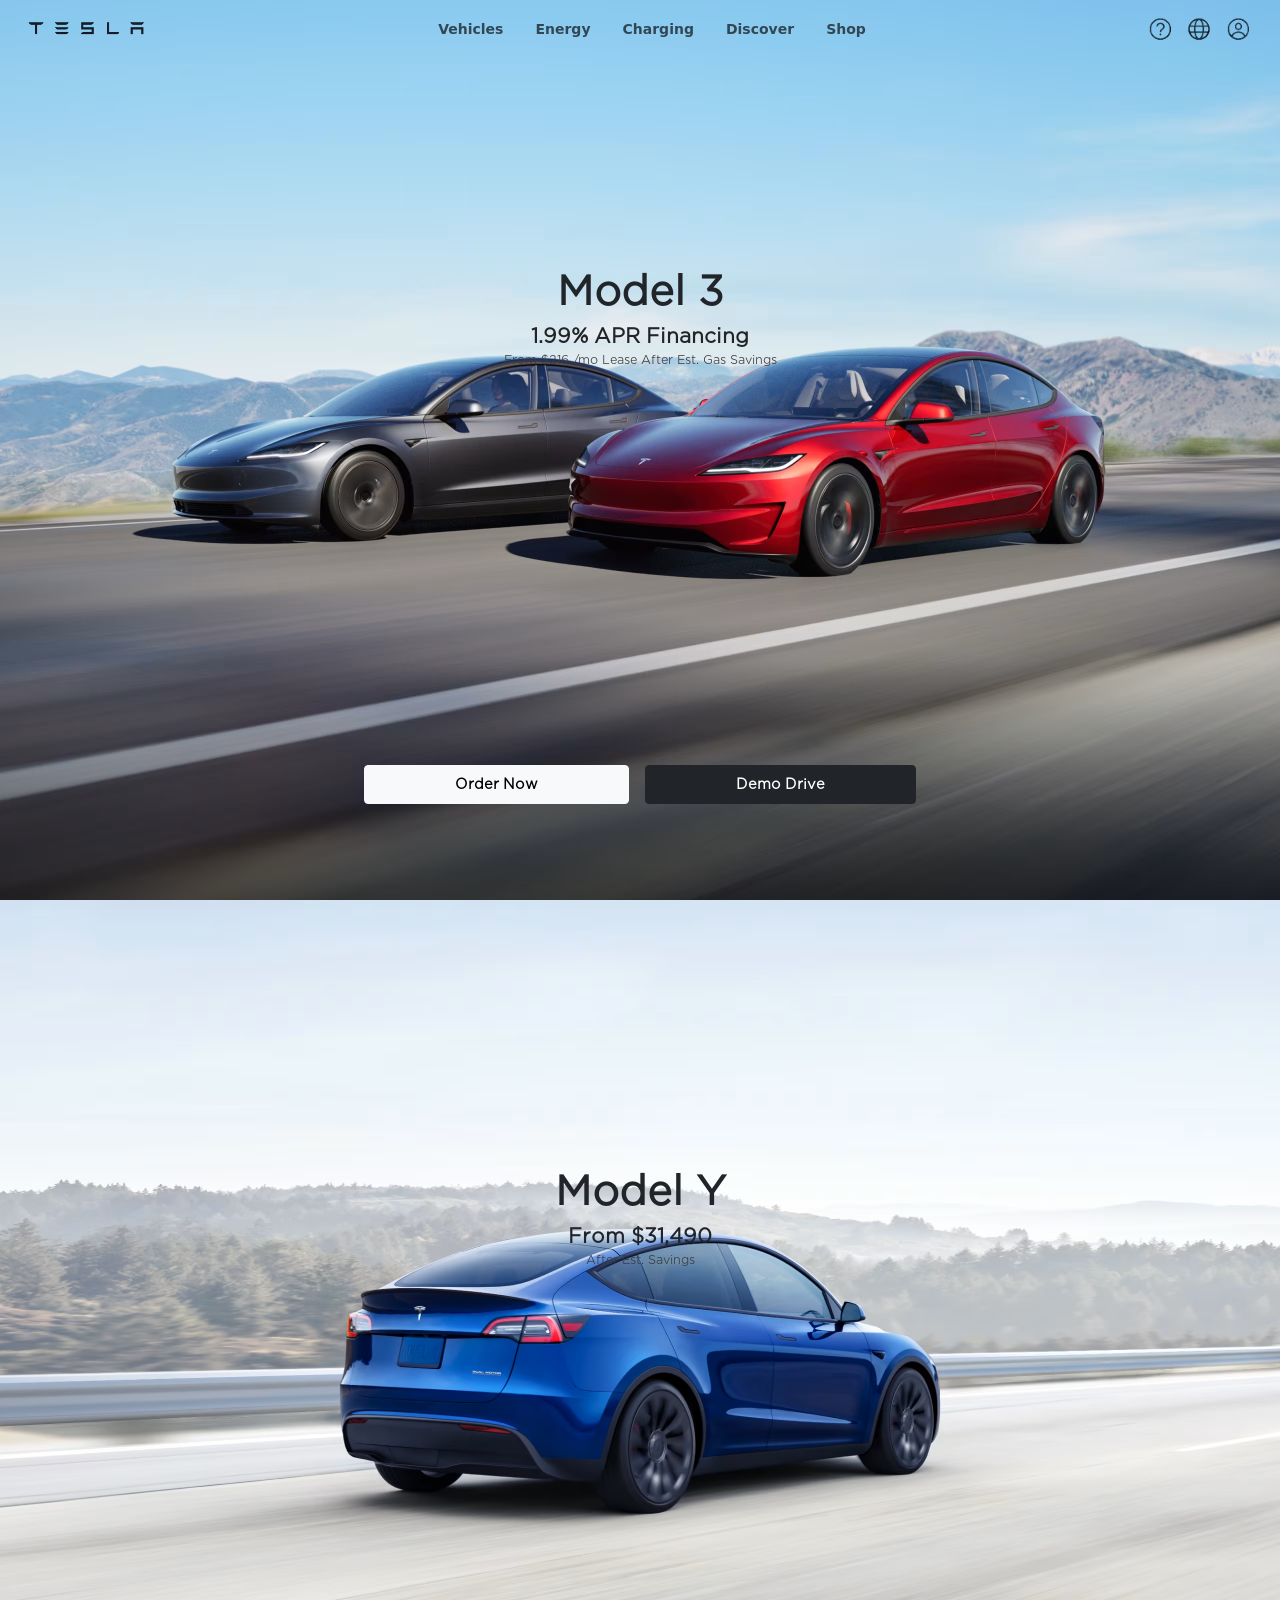
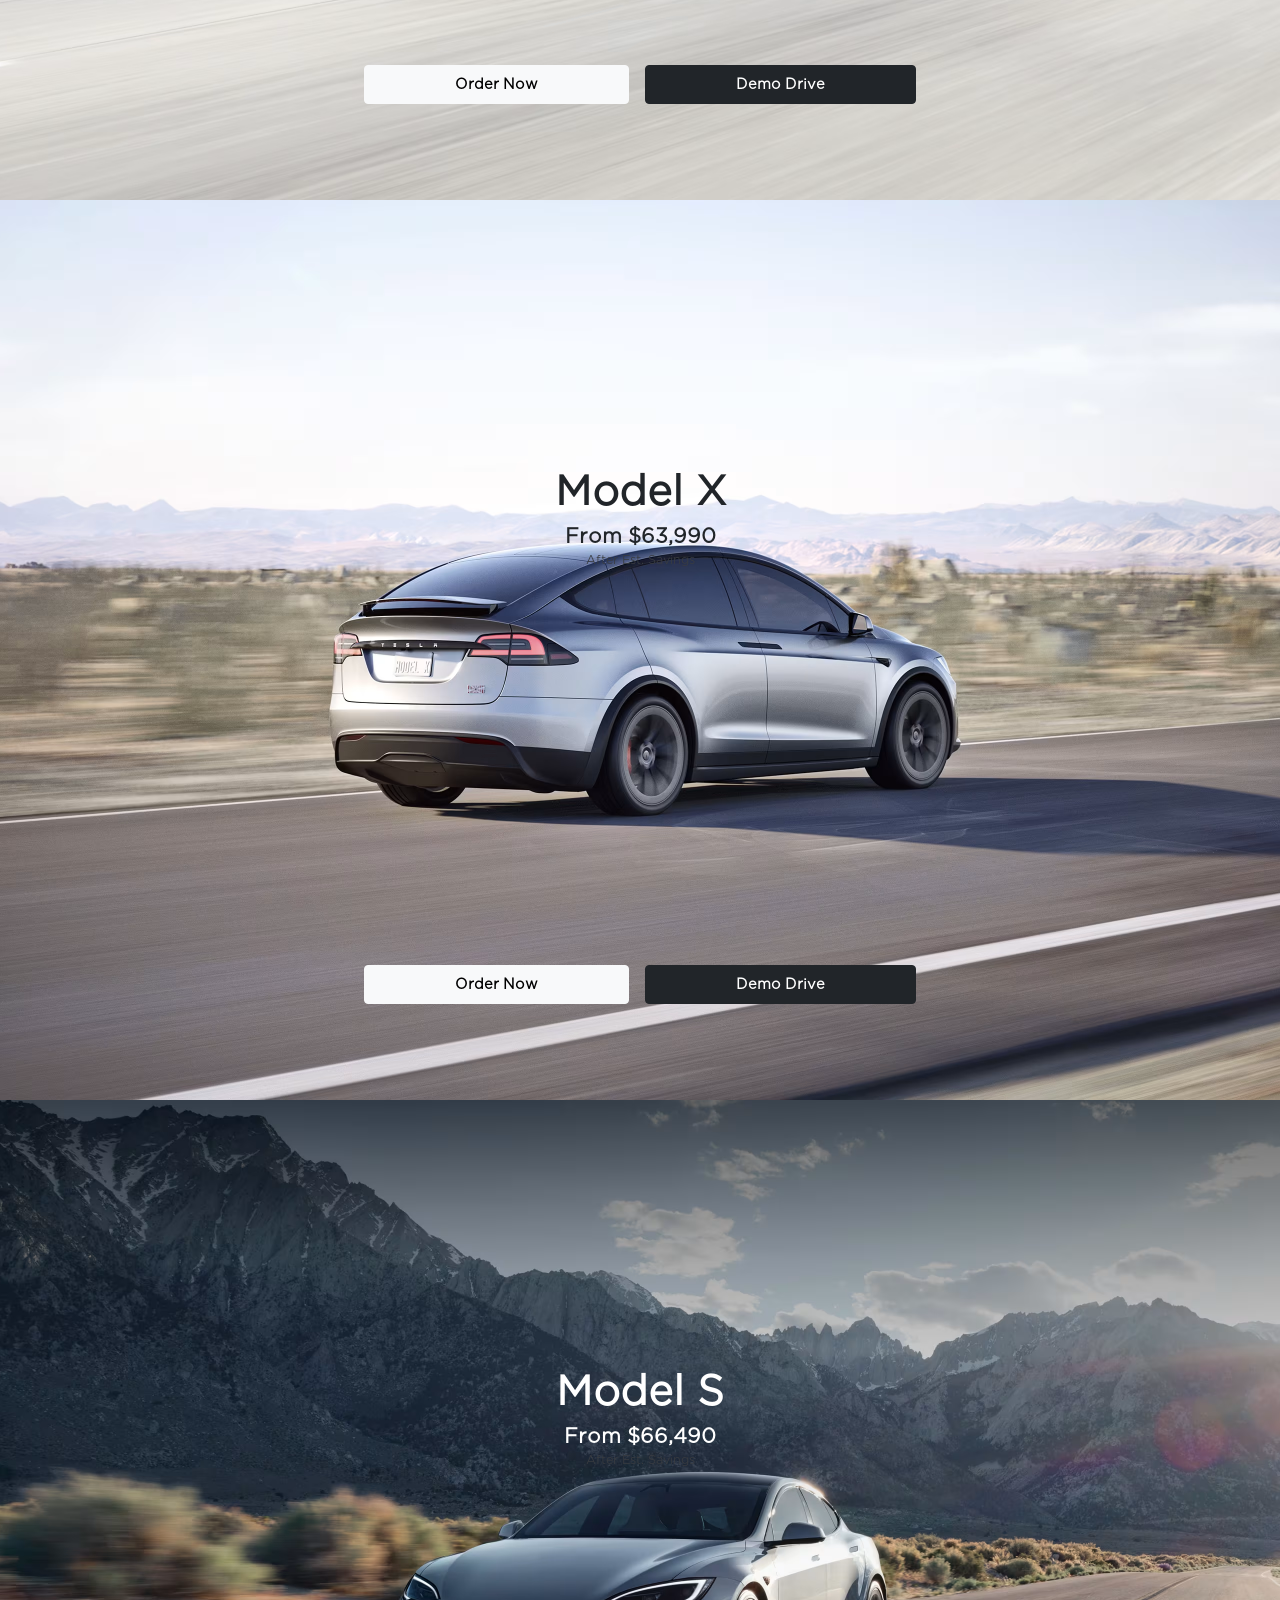
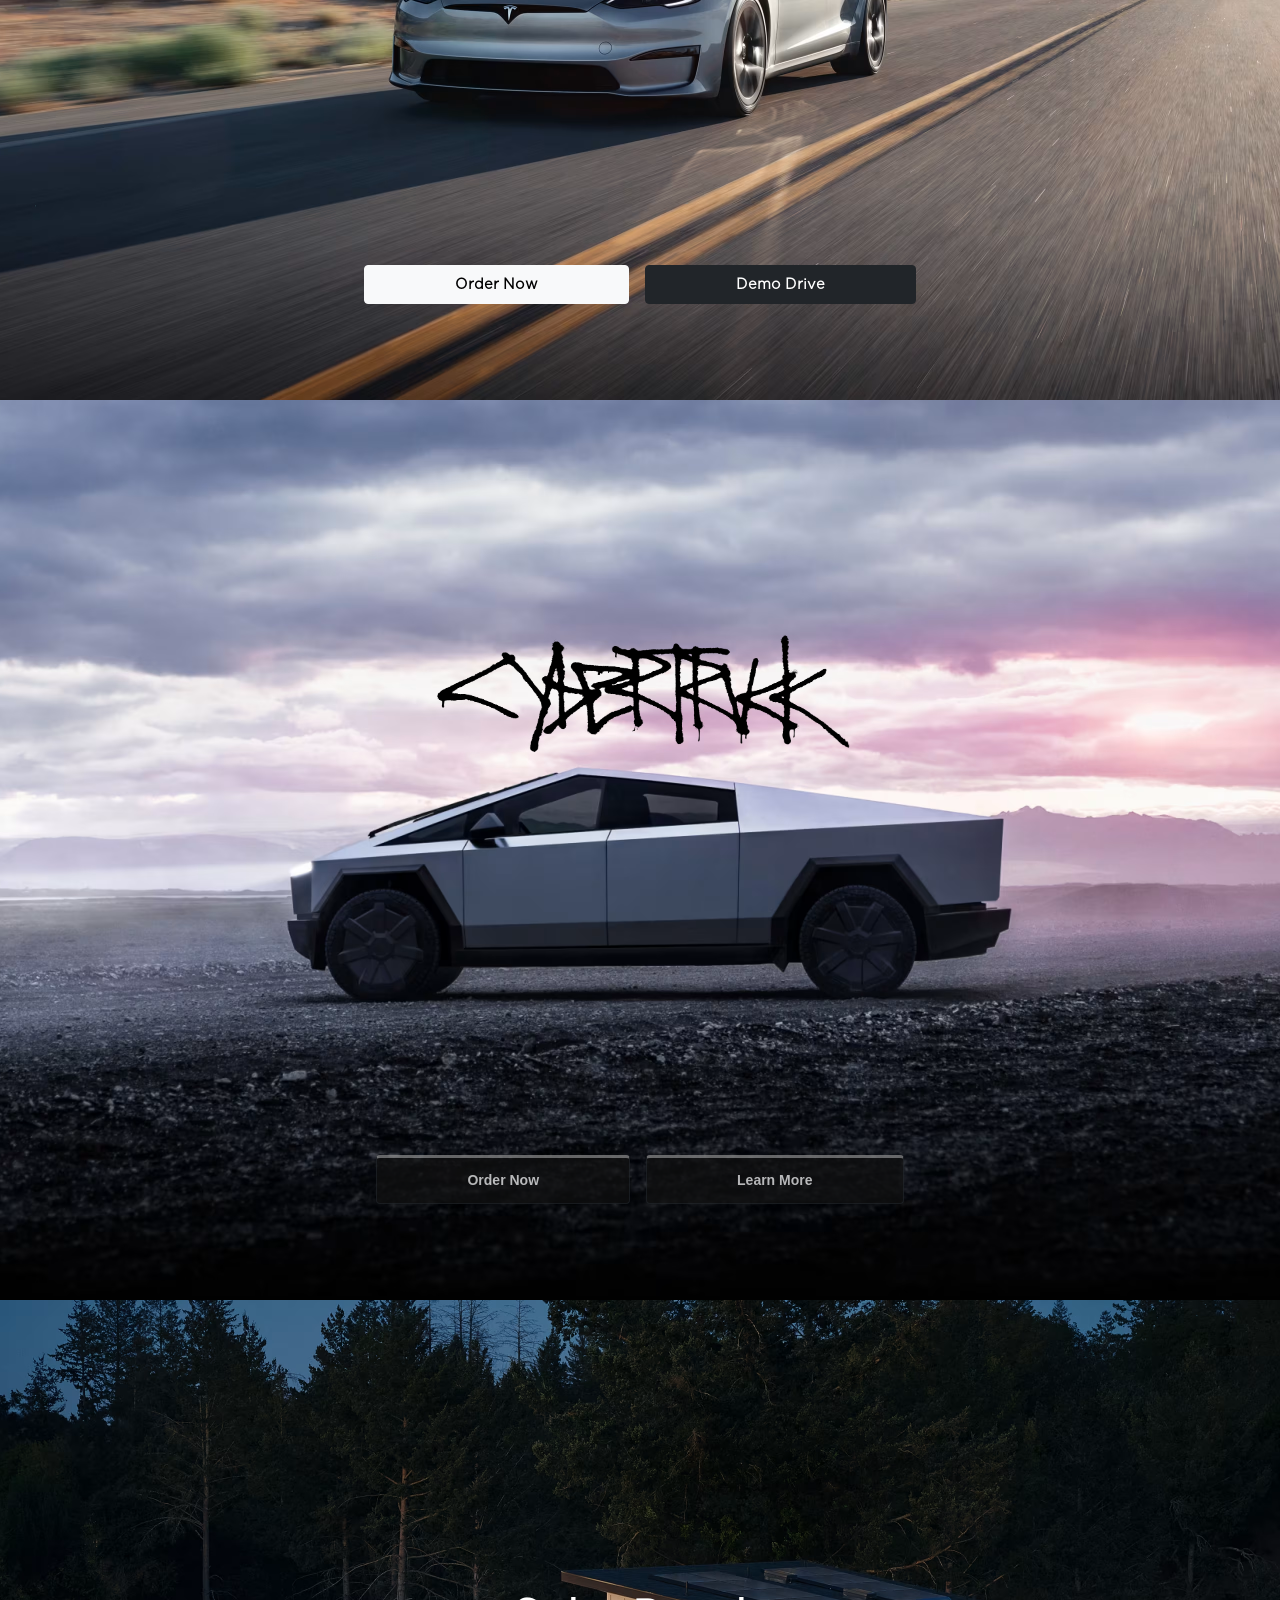
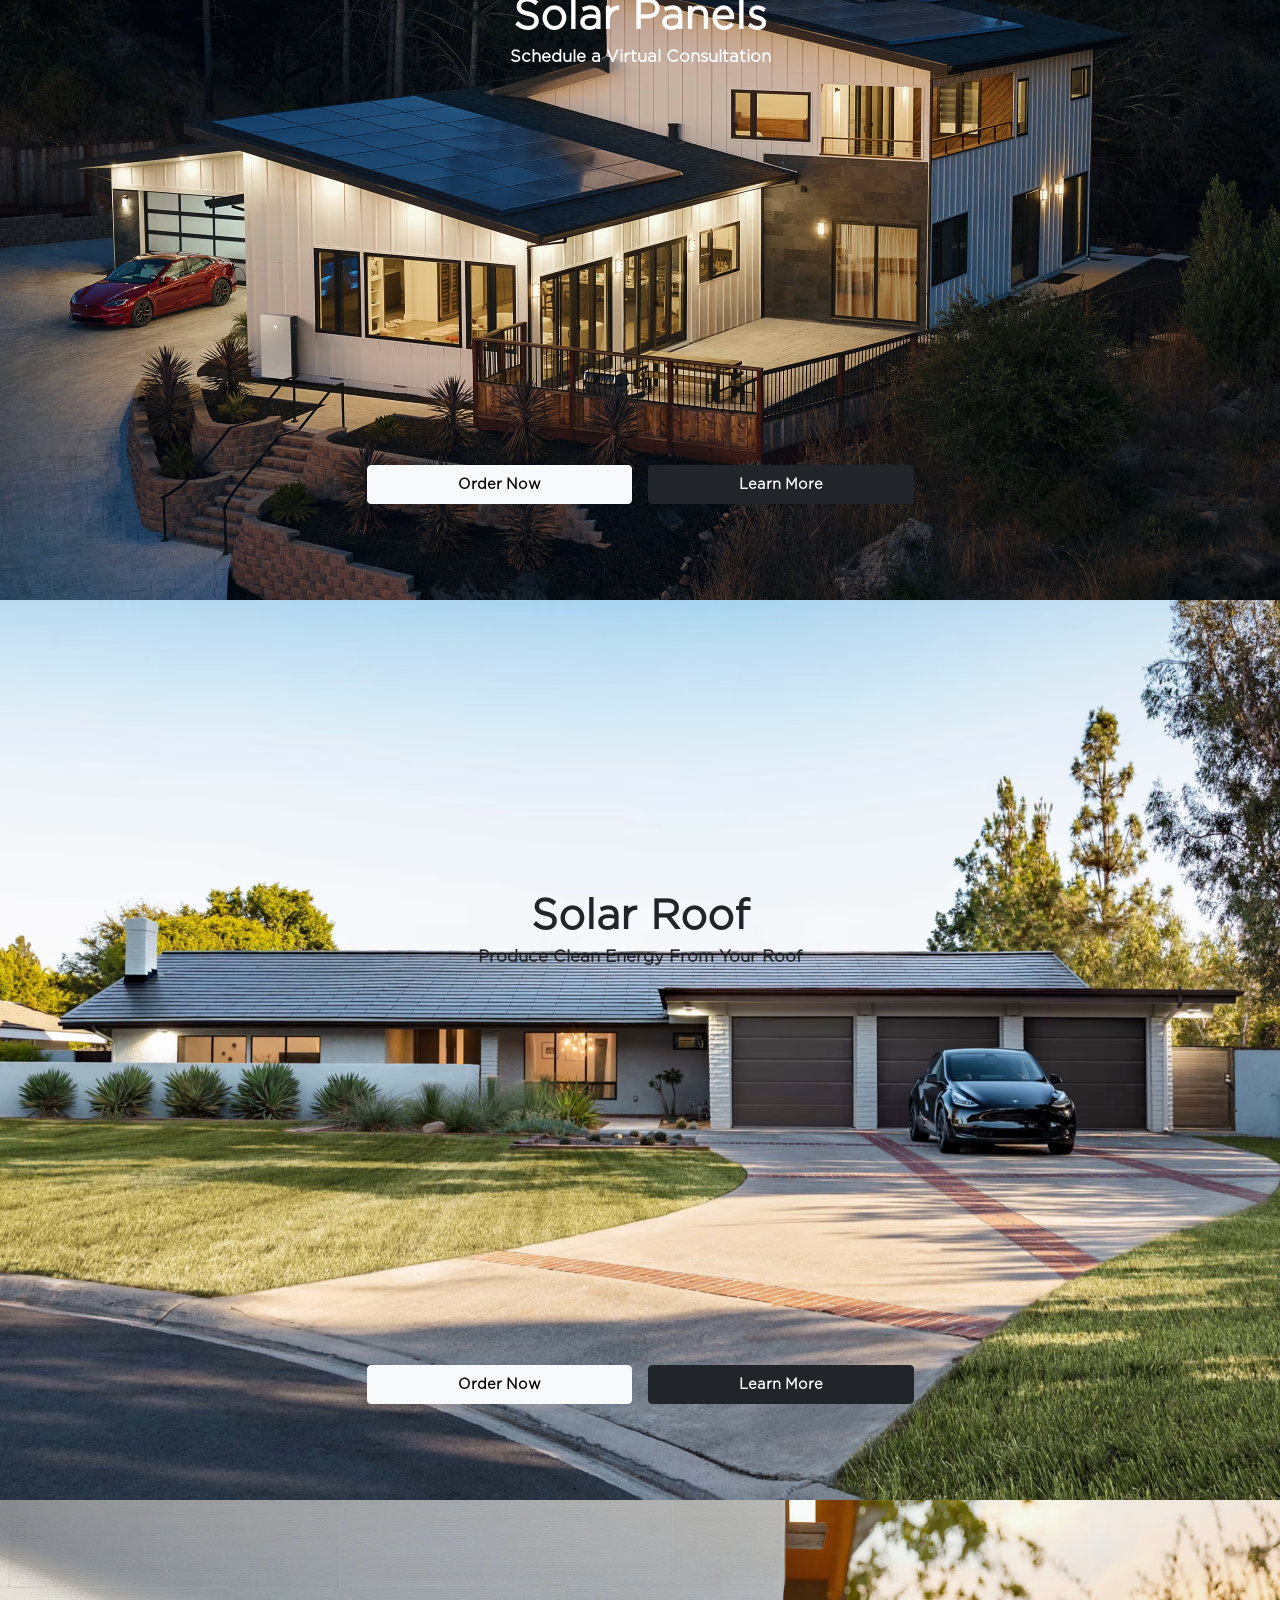
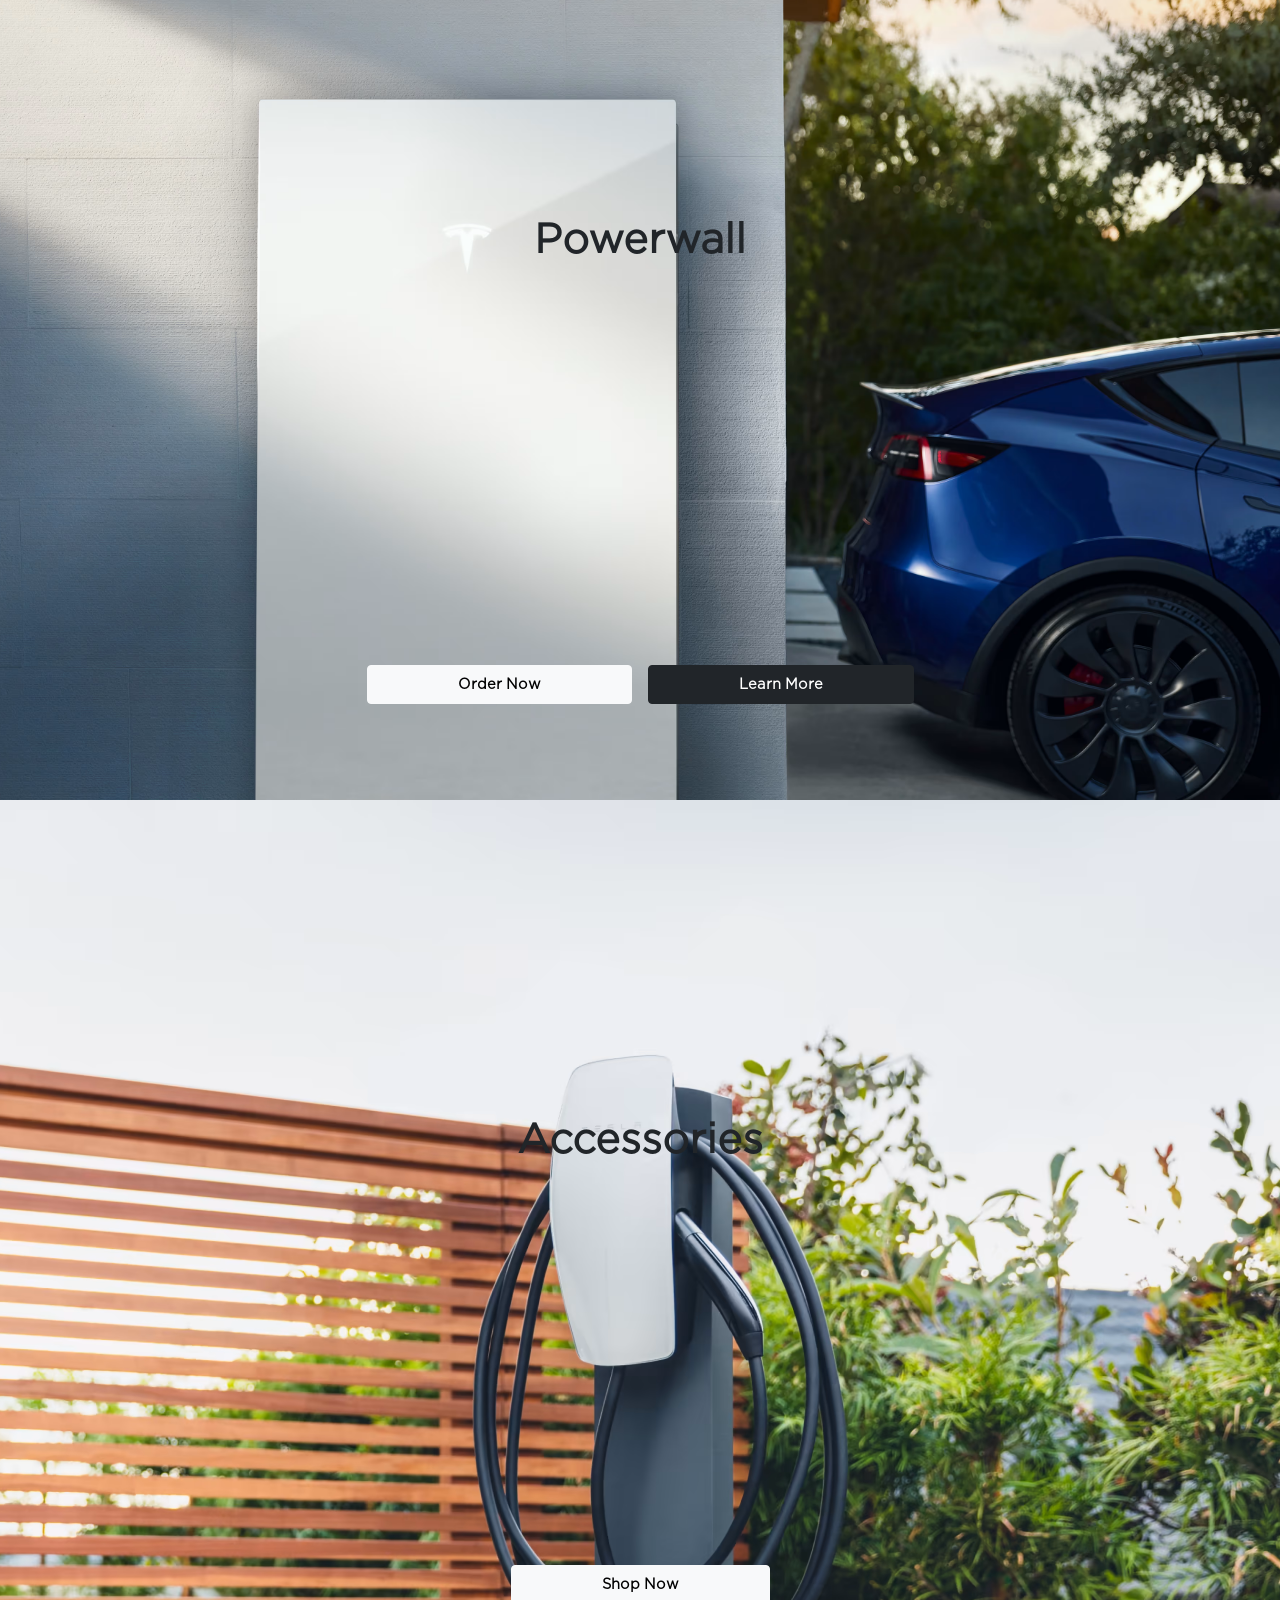
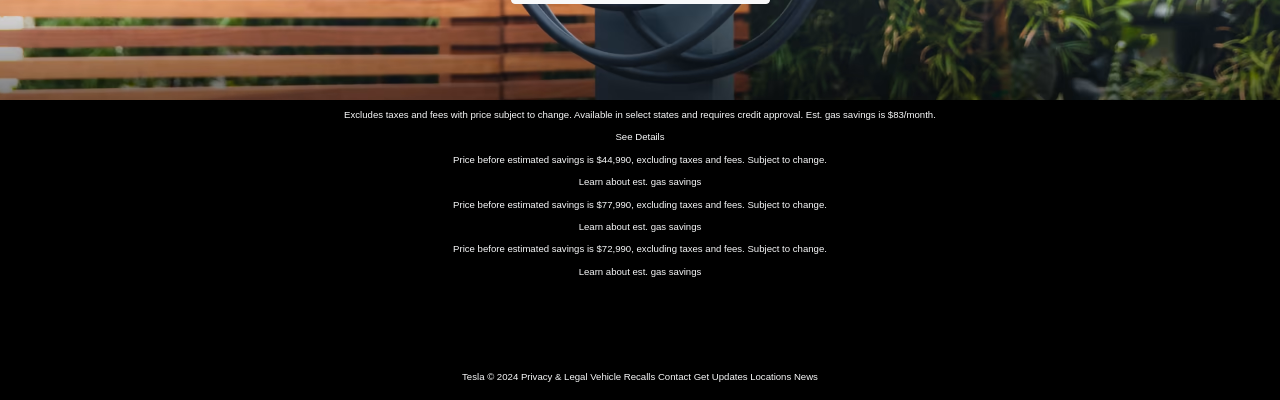
<file: index.html>
<!DOCTYPE html>
<html lang="en">
  <head>
    <meta charset="UTF-8" />
    <meta name="viewport" content="width=device-width, initial-scale=1.0" />
    <title>Electric Cars, Solar & Clean Energy | Tesla</title>
    <link
      rel="stylesheet"
      href="dist/css/bootstrap.css"
    />
    <link rel="stylesheet" href="style.css" />
    <link
      rel="shortcut icon"
      href="images/icons8-tesla-48.png"
      type="image/x-icon"
    />
  </head>
  <style></style>
  <body>
    <div class="container-fluid position-relative p-0">
      <nav
        class="navbar navbar-expand-lg bg-transparent position-absolute fw-bold"
        style="top: -5px; left: 0; right: 0"
      >
        <a class="navbar-brand ps-4" href="#">
          <img
            src="images/tesla-logo-2.png"
            alt="Bootstrap"
            width="130"
            height="auto"
          />
        </a>
        <button
          class="navbar-toggler fs-6 me-4 font-weight-bold"
          type="button"
          data-bs-toggle="collapse"
          data-bs-target="#navbarSupportedContent"
          aria-expanded="false"
          aria-label="Toggle navigation"
        >
          Menu
        </button>
        <div
          class="collapse navbar-collapse header-text"
          id="navbarSupportedContent"
        >
          <ul class="navbar-nav m-auto mb-2 mb-lg-0 p-2">
            <li class="nav-item pe-3">
              <a class="nav-link" href="#">Vehicles</a>
            </li>
            <li class="nav-item pe-3">
              <a class="nav-link" href="#">Energy</a>
            </li>
            <li class="nav-item pe-3">
              <a class="nav-link" href="#">Charging</a>
            </li>
            <li class="nav-item pe-3">
              <a class="nav-link" href="#">Discover</a>
            </li>
            <li class="nav-item pe-3s">
              <a class="nav-link" href="#">Shop</a>
            </li>
          </ul>
          <a class="navbar-brand nav-icons" href="#">
            <img
              src="images/icons-1.png"
              alt="Bootstrap"
              width="130"
              height="auto"
            />
          </a>
        </div>
      </nav>
      <img
        src="images/Homepage-Model-3-Desktop-LHD-v2.jpg"
        alt="home-page"
        class="image-container home-page-image img-fluid vh-100 vw-100 object-fit-cover"
      />
      <div class="container main-contents d-flex align-items-center">
        <div
          class="px-4 py-5 my-5 text-center position-absolute"
          style="bottom: 0; left: 0; right: 0"
        >
          <p class="contents fs-1">Model 3</p>
          <div class="col-lg-12">
            <p class="contents-2">1.99% APR Financing</p>
            <p class="contents-3">From $216 /mo Lease After Est. Gas Savings</p>
            <div
              class="content-button-container d-grid gap-3 d-sm-flex justify-content-sm-center fw-bold"
            >
              <button
                type="button"
                class="content-button btn btn-light btn-sm gap-3 fw-bold"
              >
                Order Now
              </button>
              <button
                type="button"
                class="content-button btn btn-dark btn-sm fw-bold"
              >
                Demo Drive
              </button>
            </div>
          </div>
        </div>
      </div>
    </div>

    <div class="container-fluid position-relative p-0">
      <img
        src="images/Homepage-Model-Y-Desktop-Global.avif"
        alt="home-page"
        class="image-container home-page-image img-fluid vh-100 vw-100 object-fit-cover"
      />
      <div class="container main-contents d-flex align-items-center">
        <div
          class="px-4 py-5 my-5 text-center position-absolute"
          style="bottom: 0; left: 0; right: 0"
        >
          <p class="contents fs-1">Model Y</p>
          <div class="col-lg-12">
            <p class="contents-2">From $31,490</p>
            <p class="contents-3">After Est. Savings</p>
            <div
              class="content-button-container d-grid gap-3 d-sm-flex justify-content-sm-center fw-bold"
            >
              <button
                type="button"
                class="content-button btn btn-light btn-sm gap-3 fw-bold"
              >
                Order Now
              </button>
              <button
                type="button"
                class="content-button btn btn-dark btn-sm fw-bold"
              >
                Demo Drive
              </button>
            </div>
          </div>
        </div>
      </div>
    </div>

    <div class="container-fluid position-relative p-0">
      <img
        src="images/Homepage-Model-X-Desktop-v2.jpg"
        alt="home-page"
        class="image-container home-page-image img-fluid vh-100 vw-100 object-fit-cover"
      />
      <div class="container main-contents d-flex align-items-center">
        <div
          class="px-4 py-5 my-5 text-center position-absolute"
          style="bottom: 0; left: 0; right: 0"
        >
          <p class="contents fs-1">Model X</p>
          <div class="col-lg-12">
            <p class="contents-2">From $63,990</p>
            <p class="contents-3">After Est. Savings</p>
            <div
              class="content-button-container d-grid gap-3 d-sm-flex justify-content-sm-center fw-bold"
            >
              <button
                type="button"
                class="content-button btn btn-light btn-sm gap-3 fw-bold"
              >
                Order Now
              </button>
              <button
                type="button"
                class="content-button btn btn-dark btn-sm fw-bold"
              >
                Demo Drive
              </button>
            </div>
          </div>
        </div>
      </div>
    </div>

    <div class="container-fluid position-relative p-0">
      <img
        src="images/Homepage-Model-S-Desktop-v2.jpg"
        alt="home-page"
        class="image-container home-page-image img-fluid vh-100 vw-100 object-fit-cover"
      />
      <div class="container main-contents d-flex align-items-center">
        <div
          class="px-4 py-5 my-5 text-center position-absolute"
          style="bottom: 0; left: 0; right: 0; color: white"
        >
          <p class="contents fs-1">Model S</p>
          <div class="col-lg-12">
            <p class="contents-2">From $66,490</p>
            <p class="contents-3">After Est. Savings</p>
            <div
              class="content-button-container d-grid gap-3 d-sm-flex justify-content-sm-center fw-bold"
            >
              <button
                type="button"
                class="content-button btn btn-light btn-sm gap-3 fw-bold"
              >
                Order Now
              </button>
              <button
                type="button"
                class="content-button btn btn-dark btn-sm fw-bold"
              >
                Demo Drive
              </button>
            </div>
          </div>
        </div>
      </div>
    </div>

    <div class="container-fluid position-relative p-0">
      <img
        src="images/Homepage-Cybertruck-Desktop.jpg"
        alt="home-page"
        class="image-container home-page-image img-fluid vh-100 vw-100 object-fit-cover"
      />
      <div class="container main-contents d-flex align-items-center">
        <div
          class="px-4 py-5 my-5 text-center position-absolute"
          style="bottom: 0; left: 0; right: 0; color: white"
        >
          <img
            class="img-fluid"
            style="width: 420px; height: auto"
            src="images/1280px-Cybertrucklogo.svg.png"
            alt=""
          />
          <div class="col-lg-12">
            <p class="contents-2"></p>
            <p class="contents-3"></p>
            <div
              class="content-button-container d-grid gap-3 d-sm-flex justify-content-sm-center fw-bold"
            >
              <button
                type="button"
                class="content-button btn btn-dark btn-sm gap-3 fw-bold tesla-button"
              >
                Order Now
              </button>
              <button
                type="button"
                class="content-button btn btn-dark btn-sm fw-bold tesla-button"
              >
                Learn More
              </button>
            </div>
          </div>
        </div>
      </div>
    </div>

    <div class="container-fluid position-relative p-0">
      <img
        src="images/Homepage-SolarPanels-01-Desktop.avif"
        alt="home-page"
        class="image-container home-page-image img-fluid vh-100 vw-100 object-fit-cover"
      />
      <div class="container main-contents d-flex align-items-center">
        <div
          class="px-4 py-5 my-5 text-center position-absolute"
          style="bottom: 0; left: 0; right: 0; color: white"
        >
          <p class="contents fs-1">Solar Panels</p>
          <div class="col-lg-12">
            <p class="contents-2 fs-6">Schedule a Virtual Consultation</p>
            <p class="contents-3"></p>
            <div
              class="content-button-container d-grid gap-3 d-sm-flex justify-content-sm-center fw-bold"
            >
              <button
                type="button"
                class="content-button btn btn-light btn-sm gap-3 fw-bold"
              >
                Order Now
              </button>
              <button
                type="button"
                class="content-button btn btn-dark btn-sm fw-bold"
              >
                Learn More
              </button>
            </div>
          </div>
        </div>
      </div>
    </div>

    <div class="container-fluid position-relative p-0">
      <img
        src="images/Homepage-SolarRoof-Desktop-Global.avif"
        alt="home-page"
        class="image-container home-page-image img-fluid vh-100 vw-100 object-fit-cover"
      />
      <div class="container main-contents d-flex align-items-center">
        <div
          class="px-4 py-5 my-5 text-center position-absolute"
          style="bottom: 0; left: 0; right: 0"
        >
          <p class="contents fs-1">Solar Roof</p>
          <div class="col-lg-12">
            <p class="contents-2 fs-6">Produce Clean Energy From Your Roof</p>
            <p class="contents-3"></p>
            <div
              class="content-button-container d-grid gap-3 d-sm-flex justify-content-sm-center fw-bold"
            >
              <button
                type="button"
                class="content-button btn btn-light btn-sm gap-3 fw-bold"
              >
                Order Now
              </button>
              <button
                type="button"
                class="content-button btn btn-dark btn-sm fw-bold"
              >
                Learn More
              </button>
            </div>
          </div>
        </div>
      </div>
    </div>

    <div class="container-fluid position-relative p-0">
      <img
        src="images/Homepage-Powerwall-01-Desktop.avif"
        alt="home-page"
        class="image-container home-page-image img-fluid vh-100 vw-100 object-fit-cover"
      />
      <div class="container main-contents d-flex align-items-center">
        <div
          class="px-4 py-5 my-5 text-center position-absolute"
          style="bottom: 0; left: 0; right: 0"
        >
          <p class="contents fs-1">Powerwall</p>
          <div class="col-lg-12">
            <p class="contents-2 fs-6"></p>
            <p class="contents-3"></p>
            <div
              class="content-button-container d-grid gap-3 d-sm-flex justify-content-sm-center fw-bold"
            >
              <button
                type="button"
                class="content-button btn btn-light btn-sm gap-3 fw-bold"
              >
                Order Now
              </button>
              <button
                type="button"
                class="content-button btn btn-dark btn-sm fw-bold"
              >
                Learn More
              </button>
            </div>
          </div>
        </div>
      </div>
    </div>

    <div class="container-fluid position-relative p-0">
      <img
        src="images/Homepage-Accessories-Desktop-NA-APAC.jpg"
        alt="home-page"
        class="image-container home-page-image img-fluid vh-100 vw-100 object-fit-cover"
      />
      <div class="container main-contents d-flex align-items-center">
        <div
          class="px-4 py-5 my-5 text-center position-absolute"
          style="bottom: 0; left: 0; right: 0"
        >
          <p class="contents fs-1">Accessories</p>
          <div class="col-lg-12">
            <p class="contents-2 fs-6"></p>
            <p class="contents-3"></p>
            <div
              class="content-button-container d-grid gap-3 d-sm-flex justify-content-sm-center fw-bold"
            >
              <button
                type="button"
                class="content-button btn btn-light btn-sm gap-3 fw-bold"
              >
                Shop Now
              </button>
            </div>
          </div>
        </div>
      </div>
    </div>

    <div
      class="container-fluid footer position-relative d-flex flex-column align-items-center text-light text-center"
      style="height: 300px"
    >
      <p class="col-sm-8 py-2">
        Excludes taxes and fees with price subject to change. Available in
        select states and requires credit approval. Est. gas savings is
        $83/month.
      </p>
      <p>See Details</p>
      <p class="col-sm-8 py-2">
        Price before estimated savings is $44,990, excluding taxes and fees.
        Subject to change.
      </p>
      <p>Learn about est. gas savings</p>
      <p class="col-sm-8 py-2">
        Price before estimated savings is $77,990, excluding taxes and fees.
        Subject to change.
      </p>
      <p>Learn about est. gas savings</p>
      <p class="col-sm-8 py-2">
        Price before estimated savings is $72,990, excluding taxes and fees.
        Subject to change.
      </p>
      <p>Learn about est. gas savings</p>
      <nav
        class="navbar bg-transparent position-absolute"
        style="bottom: 0; left: 0; right: 0"
      >
        <div class="footer-tags container-fluid d-flex justify-content-center">
          <p class="navbar-text text-light">
            Tesla &copy; 2024 Privacy & Legal
            <span>Vehicle Recalls Contact Get Updates Locations</span> News
          </p>
        </div>
      </nav>
    </div>

    <script src="dist/js/bootstrap.bundle.js"></script>
  </body>
</html>
</file>
<file: style.css>
@font-face {
  font-family: gotham;
  src: url(images/gothamssm_light.otf);
}
.header-text {
  font-size: 14px;
}
.main-contents {
  font-family: gotham;
  font-weight: 900;
  margin: 0;
  z-index: 20;
}
.content-button {
  padding: 8px 90px;
}
.content-button-container {
  padding-top: 380px;
}
.contents,
.contents-2 {
  font-size: 1.25rem;
  margin: 0;
  font-weight: bolder;
}
.contents-3 {
  font-size: 0.75rem;
  font-weight: 500;
  color: #393c41;
}
@media (max-width: 380px) {
  .content-button-container {
    padding-top: 300px;
  }
  .home-page-image {
    background-image: url(images/Homepage-Model-3-Mobile-LHD-v2.jpg);
  }
  .footer-tags span {
    display: none;
  }
}
@media (max-width: 415px) {
  .nav-icons {
    display: none;
  }
}
@media (max-width: 980px) {
  .nav.icons {
    display: none;
  }
}
.footer {
  font-size: 0.6rem;
  background-color: black;
  margin: 0;
}
.footer p {
  font-family: sans-serif;
  margin: 0;
}
.tesla-button {
  font-family: sans-serif;
  padding: 12px 90px;
  background-color: rgb(17, 17, 17);
  border-top: 3.5px solid rgb(142, 142, 142);
  opacity: 0.7;
}
</file>
